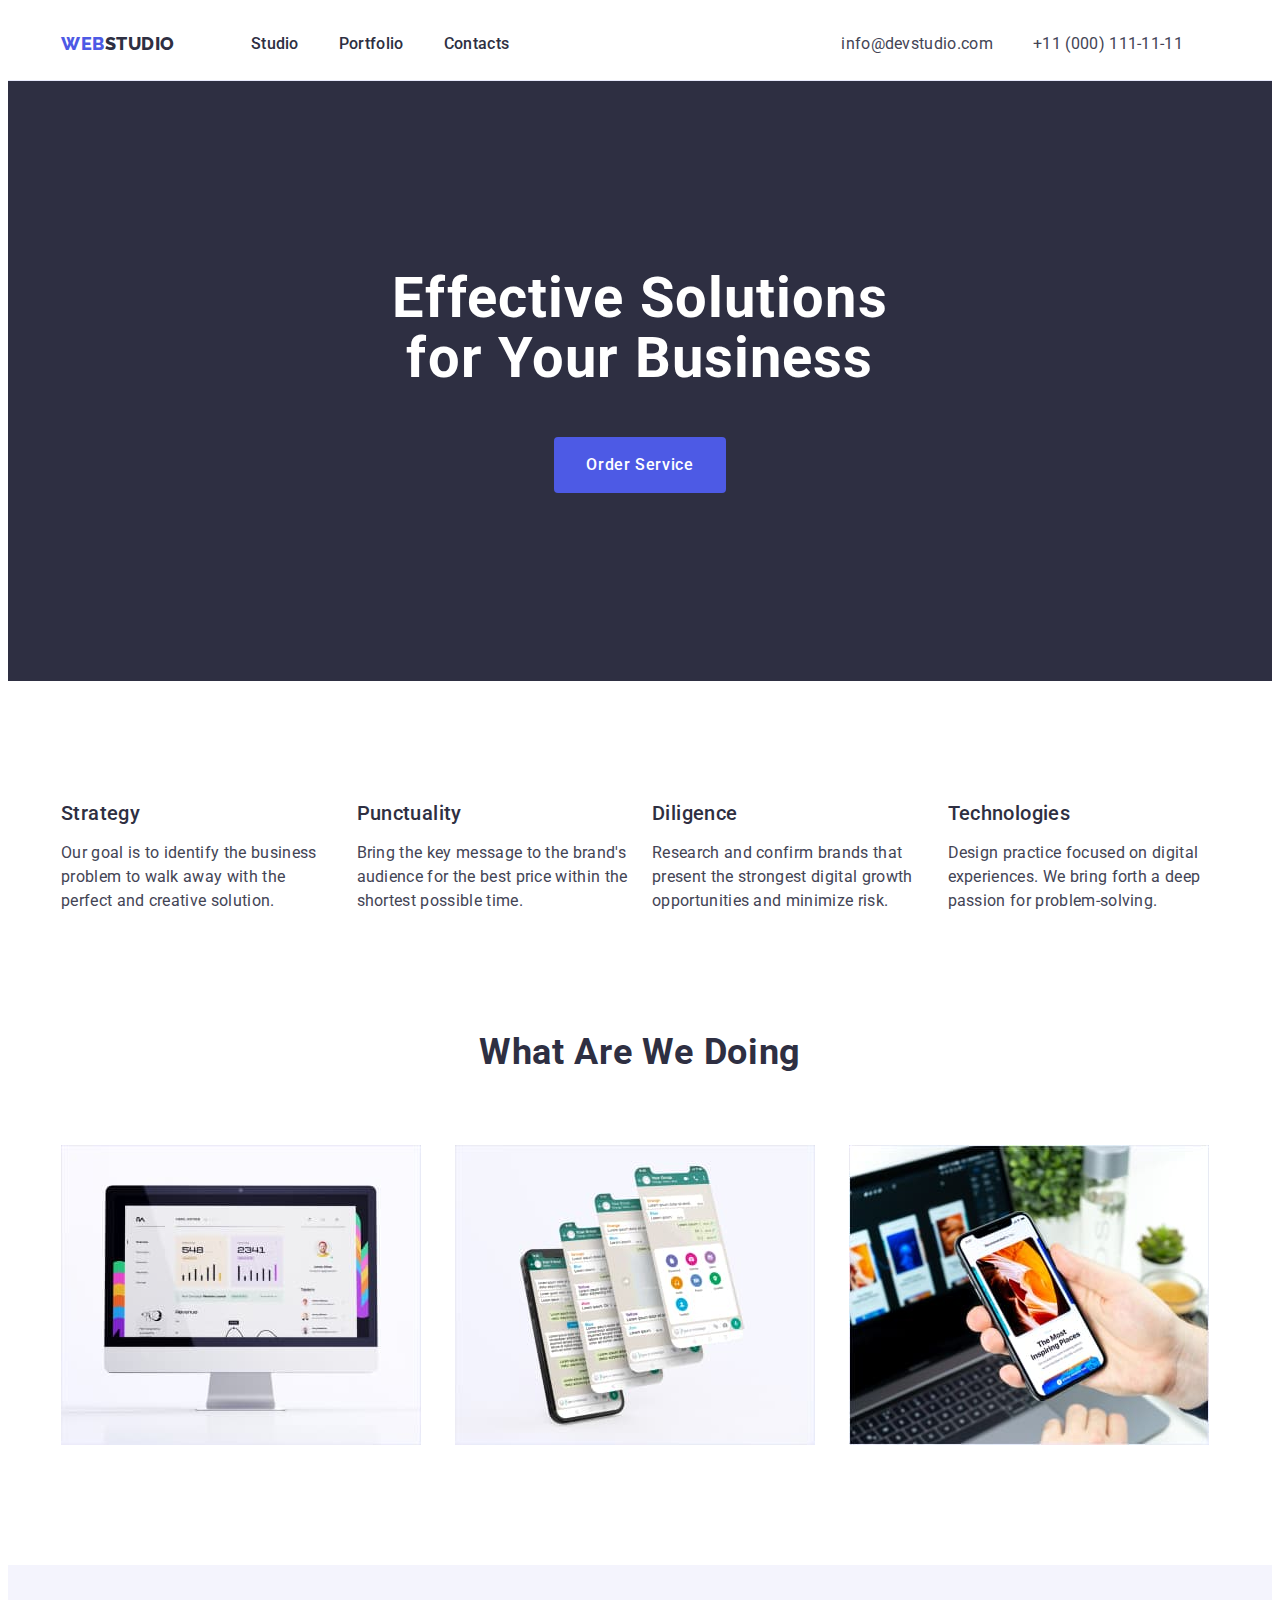
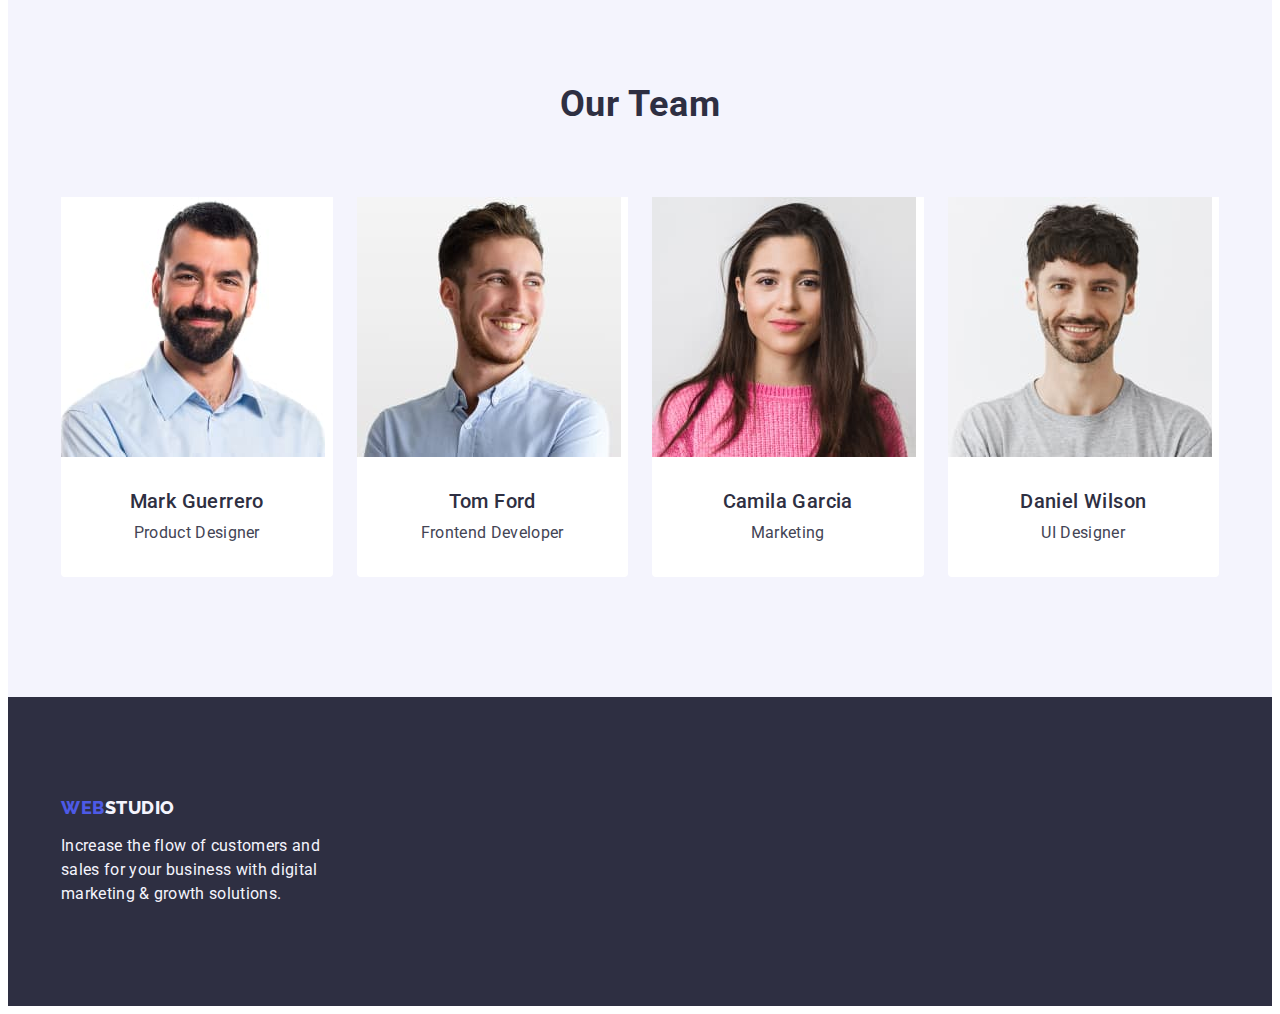
<file: index.html>
<!DOCTYPE html>
<html lang="en">
  <head>
    <meta charset="UTF-8" />
    <meta http-equiv="x-ua-compatible" content="ie=edge" />
    <link
      rel="stylesheet"
      href="https://cdnjs.cloudflare.com/ajax/libs/modern-normalize/2.0.0/modern-normalize.min.css"
      integrity="sha512-4xo8blKMVCiXpTaLzQSLSw3KFOVPWhm/TRtuPVc4WG6kUgjH6J03IBuG7JZPkcWMxJ5huwaBpOpnwYElP/m6wg=="
      crossorigin="anonymous"
      referrerpolicy="no-referrer"
    />
    <link rel="preconnect" href="https://fonts.googleapis.com" />
    <link rel="preconnect" href="https://fonts.gstatic.com" crossorigin />
    <link
      href="https://fonts.googleapis.com/css2?family=Raleway:wght@800&family=Roboto:wght@400;500;700;900&display=swap"
      rel="stylesheet"
    />
    <link rel="stylesheet" href="./css/styles.css" />

    <title>Студія</title>
  </head>
  <body>
    <header class="page-head">
      <div class="container">
        <nav class="page-nav">
          <a href="./index.html" class="link logo">
            Web<span class="link-span">Studio</span>
          </a>
          <ul class="list-nav">
            <li>
              <a href="./index.html" class="link link-studio">Studio</a>
            </li>
            <li>
              <a href="./portfolio.html" class="link link-studio">Portfolio</a>
            </li>
            <li><a href="" class="link link-studio">Contacts</a></li>
          </ul>
        </nav>

        <address class="link-address">
          <ul class="list-nav-address">
            <li>
              <a href="mailto:info@devstudio.com" class="link link-contacts"
                >info@devstudio.com</a
              >
            </li>
            <li>
              <a href="tel:+110001111111" class="link link-contacts"
                >+11 (000) 111-11-11</a
              >
            </li>
          </ul>
        </address>
      </div>
    </header>
    <main>
      <section class="section hero">
        <div class="container">
          <h1 class="hero-title">Effective Solutions for Your Business</h1>
          <button type="button" class="button-order">Order Service</button>
        </div>
      </section>

      <section class="section-advantages">
        <div class="container">
          <h2 hidden class="visually-hidden">Advantages of WebStudio</h2>
          <ul class="list">
            <li class="advantages-item">
              <h3 class="advantages-title">Strategy</h3>
              <p class="advantages-text">
                Our goal is to identify the business problem to walk away with
                the perfect and creative solution.
              </p>
            </li>

            <li class="advantages-item">
              <h3 class="advantages-title">Punctuality</h3>
              <p class="advantages-text">
                Bring the key message to the brand's audience for the best price
                within the shortest possible time.
              </p>
            </li>

            <li class="advantages-item">
              <h3 class="advantages-title">Diligence</h3>
              <p class="advantages-text">
                Research and confirm brands that present the strongest digital
                growth opportunities and minimize risk.
              </p>
            </li>

            <li class="advantages-item">
              <h3 class="advantages-title">Technologies</h3>
              <p class="advantages-text">
                Design practice focused on digital experiences. We bring forth a
                deep passion for problem-solving.
              </p>
            </li>
          </ul>
        </div>
      </section>

      <section class="section-work">
        <div class="container">
          <h2 class="work">What are we doing</h2>
          <ul class="list">
            <li class="work-item">
              <img
                src="./images/laptop.jpg"
                alt="Statystics"
                width="360"
                height="300"
              />
            </li>
            <li class="work-item">
              <img
                src="./images/message.jpg"
                alt="Messages"
                width="360"
                height="300"
              />
            </li>
            <li class="work-item">
              <img
                src="./images/lap&phone.jpg"
                alt="Artworks"
                width="360"
                height="300"
              />
            </li>
          </ul>
        </div>
      </section>

      <section class="section-team">
        <div class="container">
          <h2 class="team">Our Team</h2>
          <ul class="list">
            <li class="team-item">
              <img
                src="./images/mark.jpg"
                alt="Mark Guerrero"
                width="264"
                height="260"
              />

              <div class="team-information">
                <h3 class="team-human">Mark Guerrero</h3>
                <p class="team-text">Product Designer</p>
              </div>
            </li>

            <li class="team-item">
              <img
                src="./images/Tom.jpg"
                alt="Tom Ford"
                width="264"
                height="260"
              />
              <div class="team-information">
                <h3 class="team-human">Tom Ford</h3>
                <p class="team-text">Frontend Developer</p>
              </div>
            </li>

            <li class="team-item">
              <img
                src="./images/Camila.jpg"
                alt="Camila Garcia"
                width="264"
                height="260"
              />

              <div class="team-information">
                <h3 class="team-human">Camila Garcia</h3>
                <p class="team-text">Marketing</p>
              </div>
            </li>

            <li class="team-item">
              <img
                src="./images/Daniel.jpg"
                alt="Daniel Wilson"
                width="264"
                height="260"
              />

              <div class="team-information">
                <h3 class="team-human">Daniel Wilson</h3>
                <p class="team-text">UI Designer</p>
              </div>
            </li>
          </ul>
        </div>
      </section>
    </main>

    <footer class="foot">
      <div class="container">
        <a href="./index.html" class="footer link">
          Web<span class="foot-span">Studio</span>
        </a>
        <p class="footer-text">
          Increase the flow of customers and sales for your business with
          digital marketing & growth solutions.
        </p>
      </div>
    </footer>
  </body>
</html>
</file>
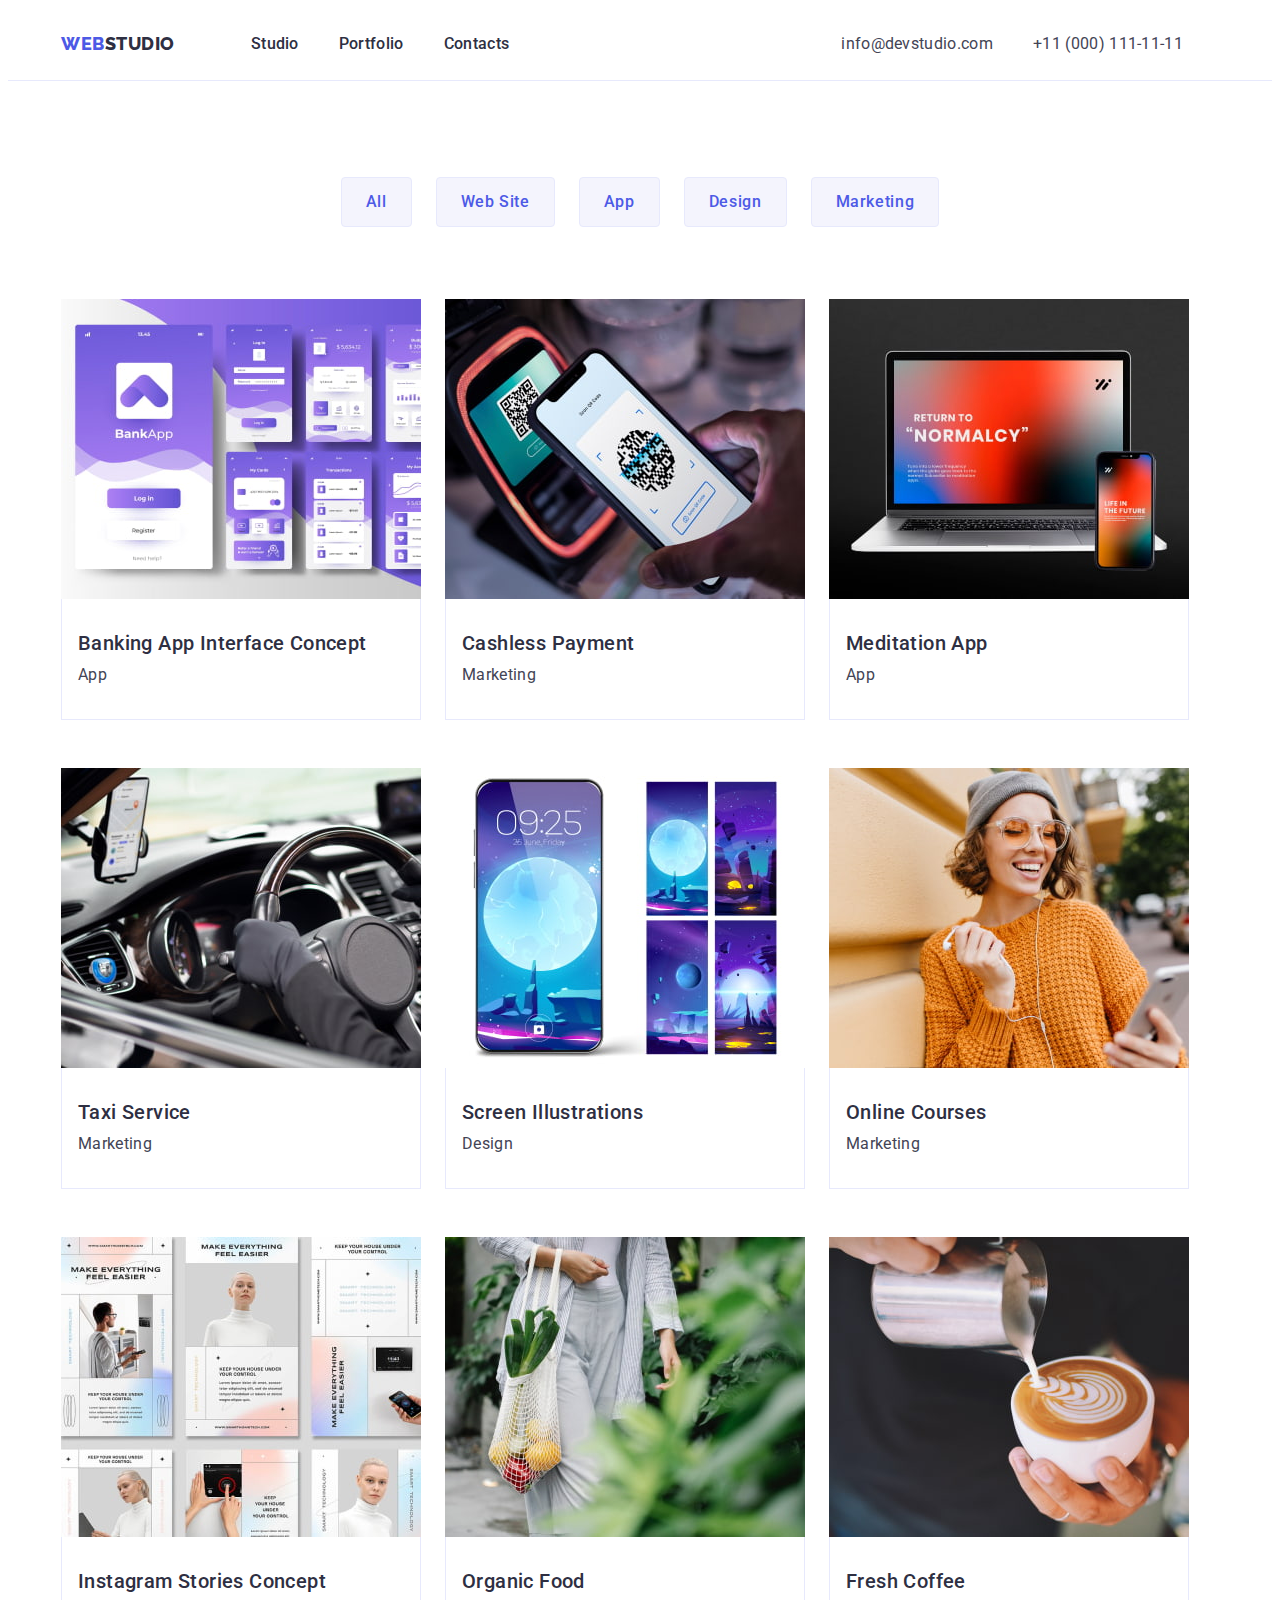
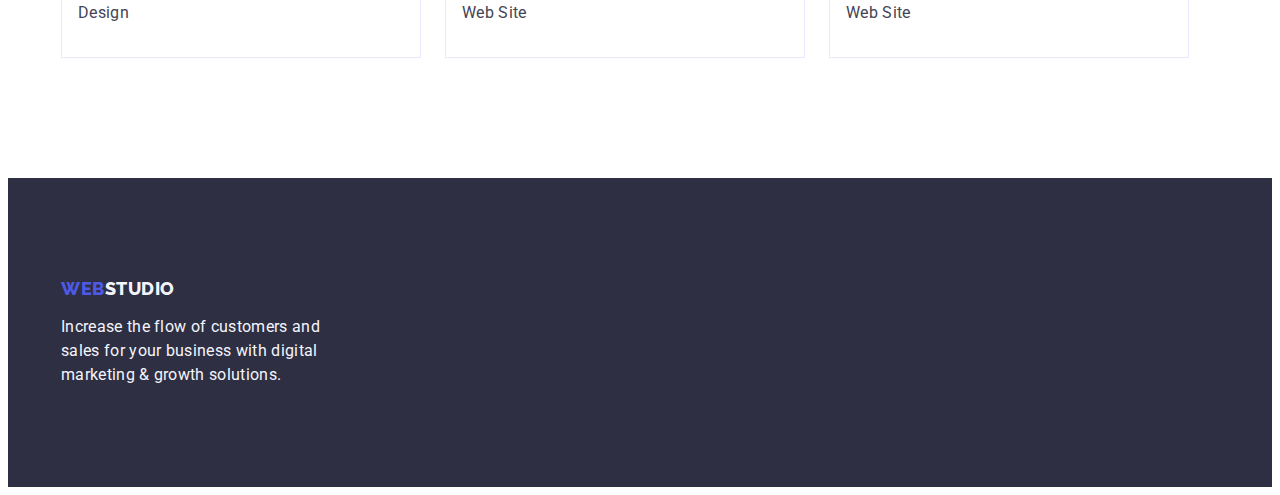
<file: portfolio.html>
<!DOCTYPE html>
<html lang="en">
  <head>
    <meta charset="UTF-8" />
    <meta http-equiv="x-ua-compatible" content="ie=edge" />
    <link
      rel="stylesheet"
      href="https://cdnjs.cloudflare.com/ajax/libs/modern-normalize/2.0.0/modern-normalize.min.css"
      integrity="sha512-4xo8blKMVCiXpTaLzQSLSw3KFOVPWhm/TRtuPVc4WG6kUgjH6J03IBuG7JZPkcWMxJ5huwaBpOpnwYElP/m6wg=="
      crossorigin="anonymous"
      referrerpolicy="no-referrer"
    />
    <link rel="preconnect" href="https://fonts.googleapis.com" />
    <link rel="preconnect" href="https://fonts.gstatic.com" crossorigin />
    <link
      href="https://fonts.googleapis.com/css2?family=Raleway:wght@800&family=Roboto:wght@400;500;700;900&display=swap"
      rel="stylesheet"
    />
    <link rel="stylesheet" href="./css/styles.css" />

    <title>Портфоліо</title>
  </head>
  <body>
    <header class="page-head">
      <div class="container">
        <nav class="page-nav">
          <a href="./index.html" class="link logo">
            Web<span class="link-span">Studio</span>
          </a>
          <ul class="list-nav">
            <li>
              <a href="./index.html" class="link link-studio">Studio</a>
            </li>
            <li>
              <a href="./portfolio.html" class="link link-studio">Portfolio</a>
            </li>
            <li><a href="" class="link link-studio">Contacts</a></li>
          </ul>
        </nav>

        <address class="link-address">
          <ul class="list-nav-address">
            <li>
              <a href="mailto:info@devstudio.com" class="link link-contacts"
                >info@devstudio.com</a
              >
            </li>
            <li>
              <a href="tel:+110001111111" class="link link-contacts"
                >+11 (000) 111-11-11</a
              >
            </li>
          </ul>
        </address>
      </div>
    </header>

    <main>
      <section class="section-portfolio">
        <div class="container">
          <h1 hidden class="visually-hidden">Portfolio of our company</h1>
          <ul class="list buttons">
            <li><button type="button" class="list-button">All</button></li>
            <li><button type="button" class="list-button">Web Site</button></li>
            <li><button type="button" class="list-button">App</button></li>
            <li><button type="button" class="list-button">Design</button></li>
            <li>
              <button type="button" class="list-button">Marketing</button>
            </li>
          </ul>
          <ul class="list portfolio">
            <li class="portfolio-item">
              <a href="" class="link link-portfolio">
                <img
                  src="./images/portfolio/1.jpg"
                  alt="Banking App"
                  width="360"
                  height="300"
                />
                <div class="work-container">
                  <h2 class="work-type">Banking App Interface Concept</h2>
                  <p class="work-class">App</p>
                </div>
              </a>
            </li>
            <li class="portfolio-item">
              <a href="" class="link link-portfolio">
                <img
                  src="./images/portfolio/3.jpg"
                  alt="Cashless Payment"
                  width="360"
                  height="300"
                />
                <div class="work-container">
                  <h2 class="work-type">Cashless Payment</h2>
                  <p class="work-class">Marketing</p>
                </div>
              </a>
            </li>
            <li class="portfolio-item">
              <a href="" class="link link-portfolio">
                <img
                  src="./images/portfolio/2.jpg"
                  alt="Meditation App"
                  width="360"
                  height="300"
                />
                <div class="work-container">
                  <h2 class="work-type">Meditation App</h2>
                  <p class="work-class">App</p>
                </div>
              </a>
            </li>
            <li class="portfolio-item">
              <a href="" class="link link-portfolio">
                <img
                  src="./images/portfolio/4.jpg"
                  alt="Taxi Service"
                  width="360"
                  height="300"
                />
                <div class="work-container">
                  <h2 class="work-type">Taxi Service</h2>
                  <p class="work-class">Marketing</p>
                </div>
              </a>
            </li>
            <li class="portfolio-item">
              <a href="" class="link link-portfolio">
                <img
                  src="./images/portfolio/5.jpg"
                  alt="Screen Illustrations"
                  width="360"
                  height="300"
                />
                <div class="work-container">
                  <h2 class="work-type">Screen Illustrations</h2>
                  <p class="work-class">Design</p>
                </div>
              </a>
            </li>
            <li class="portfolio-item">
              <a href="" class="link link-portfolio">
                <img
                  src="./images/portfolio/6.jpg"
                  alt="Online courses marketing"
                  width="360"
                  height="300"
                />
                <div class="work-container">
                  <h2 class="work-type">Online Courses</h2>
                  <p class="work-class">Marketing</p>
                </div>
              </a>
            </li>
            <li class="portfolio-item">
              <a href="" class="link link-portfolio">
                <img
                  src="./images/portfolio/7.jpg"
                  alt="Instagram stories concept"
                  width="360"
                  height="300"
                />
                <div class="work-container">
                  <h2 class="work-type">Instagram Stories Concept</h2>
                  <p class="work-class">Design</p>
                </div>
              </a>
            </li>
            <li class="portfolio-item">
              <a href="" class="link link-portfolio">
                <img
                  src="./images/portfolio/8.jpg"
                  alt="Organic food website"
                  width="360"
                  height="300"
                />
                <div class="work-container">
                  <h2 class="work-type">Organic Food</h2>
                  <p class="work-class">Web Site</p>
                </div>
              </a>
            </li>
            <li class="portfolio-item">
              <a href="" class="link link-portfolio">
                <img
                  src="./images/portfolio/9.jpg"
                  alt="Fresh coffee website"
                  width="360"
                  height="300"
                />
                <div class="work-container">
                  <h2 class="work-type">Fresh Coffee</h2>
                  <p class="work-class">Web Site</p>
                </div>
              </a>
            </li>
          </ul>
        </div>
      </section>
    </main>

    <footer class="foot">
      <div class="container">
        <a href="./index.html" class="footer link"
          >Web<span class="foot-span">Studio</span>
        </a>
        <p class="footer-text">
          Increase the flow of customers and sales for your business with
          digital marketing & growth solutions.
        </p>
      </div>
    </footer>
  </body>
</html>
</file>
<file: css/styles.css>
:root{
    --slate:#434455;
    --cloud: #F4F4FD;
    --navyblue:#2E2F42;
    --iris:#4D5AE5;
    --white:#FFFFFF;
    --ocean:#404BBF;
    --cornflower:#E7E9FC;
}
body{
    font-family: 'Roboto',sans-serif;
    font-size: 400;
    color:var(--slate);
    background-color: var(--white);
    font-size: 16px;
    line-height: 1.5; 
    letter-spacing: 0.02em;
    padding: 0;
}
button{
    cursor: pointer;
    color: var(--iris);
    background-color: var(--cloud);

}
button:hover,
button:focus{
    color: var(--white);
    background-color: var(--ocean);
}

ul{
    list-style-type: none;
    margin: 0;
    padding: 0;
}
h1,
h2,
h3,
h4,
h5,
h6,
p{
    margin: 0;
    padding: 0;
}
h1{
    color: var(--white);
    text-align: center;
    font-size: 56px;
    font-weight: 700;
    line-height: 1.07;
    letter-spacing: 0.02em;
    max-width: 496px;
    margin-left: auto;
    margin-right: auto;
    margin-bottom: 48px;
}
h2{
    text-align: center;
    font-size: 36px;
    font-weight: 700;
    line-height: 1.11;
    letter-spacing: 0.02em;
    text-transform: capitalize;
}
h3{
    text-align: center;
    font-size: 20px;
    font-weight: 500;
    line-height: 1.2;
    letter-spacing: 0.02px;
}
img{
    display: block;
    max-width: 100%;
    height: auto;
}
.visually-hidden {
    position: absolute;
    width: 1px;
    height: 1px;
    margin: -1px;
    border: 0;
    padding: 0;
    white-space: nowrap;
    clip-path: inset(100%);
    clip: rect(0 0 0 0);
    overflow: hidden;
}
.container {
    max-width: 1158px;
    padding-left: 15px;
    padding-right: 15px;
    margin: 0 auto;
}
.page-nav{
    display: flex;
    align-items: center;
}
.page-head .container{
    display: flex;
    margin: 0 auto;
}
.page-head{
    border-bottom: 1px solid var(--cornflower);
}
/* Nav */
/* Logo */
.link.logo{
    margin-right: 76px;
    padding: 24px 0;
}
.page-nav.list{
    margin-top: 24px;
    margin-bottom: 24px;
    gap:40px;
    margin-left: 76px;
    padding: 24px 0;
}
.link{
    text-decoration: none;
    color: var(--iris);
    font-family: 'Raleway',sans-serif;
    font-size: 18px;
    font-weight: 800;
    line-height: 1.17;
    letter-spacing: 0.03em;
    text-transform: uppercase;   
}
.link:focus,
.link:hover{
    color:var(--ocean);

}
.link-span{
    color: var(--navyblue);
}
.list{
    list-style: none;
    display: flex;
    gap: 24px;
}
.list-studio{
    color: var(--navyblue);
    font-size: 16px;
    font-weight: 500;
    line-height: 1.5;
    letter-spacing: 0.02em;
}
.link-studio{
    font-family: 'Roboto', sans-serif;
    text-transform: none;
    font-weight: 500;
    font-size: 16px;
    line-height: 1.5;
    letter-spacing: 0.02em;
    color: var(--navyblue);
    padding: 24px 0;
}
.link-portfolio{
    text-decoration: none;
    color: var(--navyblue);
    font-size: 16px;
    font-weight: 500;
    line-height: 1.5;
    letter-spacing: 0.02em;
}
.link-portfolio:focus,
.link-portfolio:hover {
    color: var(--ocean);
}
.link-address{
    font-style: normal;
    display: flex;
    margin-left: 332px;
    padding: 24px 0;
}
.list-studio:focus,
.list-studio:hover{
    color:var(--ocean);
}
.list-nav{
    display: flex;
    gap: 40px;
    padding: 24px 0;
}
.list-nav-address{
    display: flex;
    gap: 40px;
}
.link-contacts{
    font-family: 'Roboto',sans-serif;
    text-transform: none;
    color: var(--slate);
    font-weight: 400;
    font-size: 16px;
    line-height: 1.5;
    letter-spacing: 0.02em;
}
.link-contacts:focus,
.link-contacts:hover{
    color:var(--ocean);
}

/* Hero section */
.hero {
    background-color:var(--navyblue);
    padding-top: 188px;
    padding-bottom: 188px;
}

.button-order{
    background-color: var(--iris);
    color:var(--white);
    font-size: 16px;
    font-weight: 500;
    line-height: 1.5;
    letter-spacing: 0.04em;
    font-family: 'Roboto',sans-serif;   
    display: block;
    margin-left: auto;
    margin-right: auto;
    padding: 16px 32px;
    border-radius: 4px;
    min-width: 169px;
    height: 56px;
    border: none;
}

/* Portfolio */
.list-button {
    background-color: var(--cloud);
    color: var(--iris);
    font-size: 16px;
    font-weight: 500;
    line-height: 1.5;
    letter-spacing: 0.04em;
    font-family: 'Roboto',sans-serif;
    padding: 12px 24px;
    border: 1px solid var(--cornflower);
    border-radius: 4px;
}
.list.buttons{
    display: flex;
    justify-content: center;
    align-items: center;
    margin-bottom: 72px;
}
.list-button:hover,
.list-button:focus {
    color: var(--white);
    background-color: var(--ocean);
    cursor: pointer;
    border: 1px solid transparent;
}
/* Portfolio list */
.list.portfolio{
    display: flex;
    flex-wrap: wrap;
    width: 1128px;
    flex-shrink: 0;
    column-gap: 24px;
    row-gap: 48px;
}
.section-portfolio{
    padding-top: 96px;
    padding-bottom: 120px;
}
.portfolio-item {
    width: calc((100% - 48px) / 3);
}

/* Advant section */
.section-advantages{
    padding-top: 120px;
    padding-bottom: 120px;
}
.advantages-item{
    display: flex;
    flex-direction: column;
    align-items: flex-start;
    width: calc((100% - 3 * 24px) / 4);
    gap: 8px;
}
.advantages-text{
    font-size: 16px;
    font-style: normal;
    font-weight: 400;
    line-height: 1.5;
    letter-spacing: 0.02em;
}
.advantages-title{
    font-size: 20px;
    font-weight: 500;
    line-height: 1.2;
    letter-spacing: 0.02em;
    color: var(--navyblue);
    margin-bottom: 8px;
} 
/* work section */
.section-work{
    padding-bottom: 72px;
    padding-bottom: 120px;
}
.work{
    text-align: center;
    font-size: 36px;
    font-weight: 700;
    line-height: 1.11;
    letter-spacing: 0.02em;
    text-transform: capitalize;
    color: var(--navyblue);
    margin-bottom: 72px;
}
.work-item{
    display: inline-flex;
    flex-direction: column;
    align-items: flex-start;
    width: calc((100% - 3 * 16px) / 3);
}
/* work portfolio */

.work-type{
    font-family: 'Roboto', sans-serif;
    text-transform: none;
    font-weight: 500;
    font-size: 20px;
    line-height: 1.2;
    letter-spacing: 0.02em;
    color: var(--navyblue);
    text-align: left;
    margin-bottom: 8px;
}

.work-class{
    font-family: 'Roboto', sans-serif;
    text-transform: none;
    font-weight:400;
    font-size: 16px;
    line-height: 1.5;
    letter-spacing: 0.02em;
    color: var(--slate);
}
.work-container {
    padding: 32px 16px;
    border: 1px solid var(--cornflower);
    border-top: none;
}
/* Section team */
.section-team{
    background-color: var(--cloud);
    padding-top: 120px;
    padding-bottom: 72px;
    padding: 120px 0;   
}
.team{
    color: var(--navyblue);
    margin-bottom: 72px;
}
.team-item{
    background-color: var(--white);
    border-radius: 0px 0px 4px 4px;
    width: calc((100% - 3 * 24px) / 4);
}
.team-information{
    padding: 32px 0;
}
.team-human{
    color: var(--navyblue);
    font-size: 20px;
    font-weight: 500;
    line-height: 1.2;
    letter-spacing: 0.02em;
    text-align: center;
    margin-bottom: 8px;
}
.team-text{
    font-size: 16px;
    font-style: normal;
    font-weight: 400;
    line-height: 1.5;
    letter-spacing: 0.02em;
    color: var(--slate);
    text-align: center;
}
/* footer */
.foot{
    background-color:var(--navyblue);
    padding-top: 100px;
    padding-bottom: 100px;
}
.footer-text {
    color: var(--cloud);
    line-height: 1.5;
    letter-spacing: 0.02em;
    max-width: 264px;
}
.footer.link{
    display: inline-block;
    margin-bottom: 16px;
}
.foot-span{
    color: var(--cloud);
}
</file>
